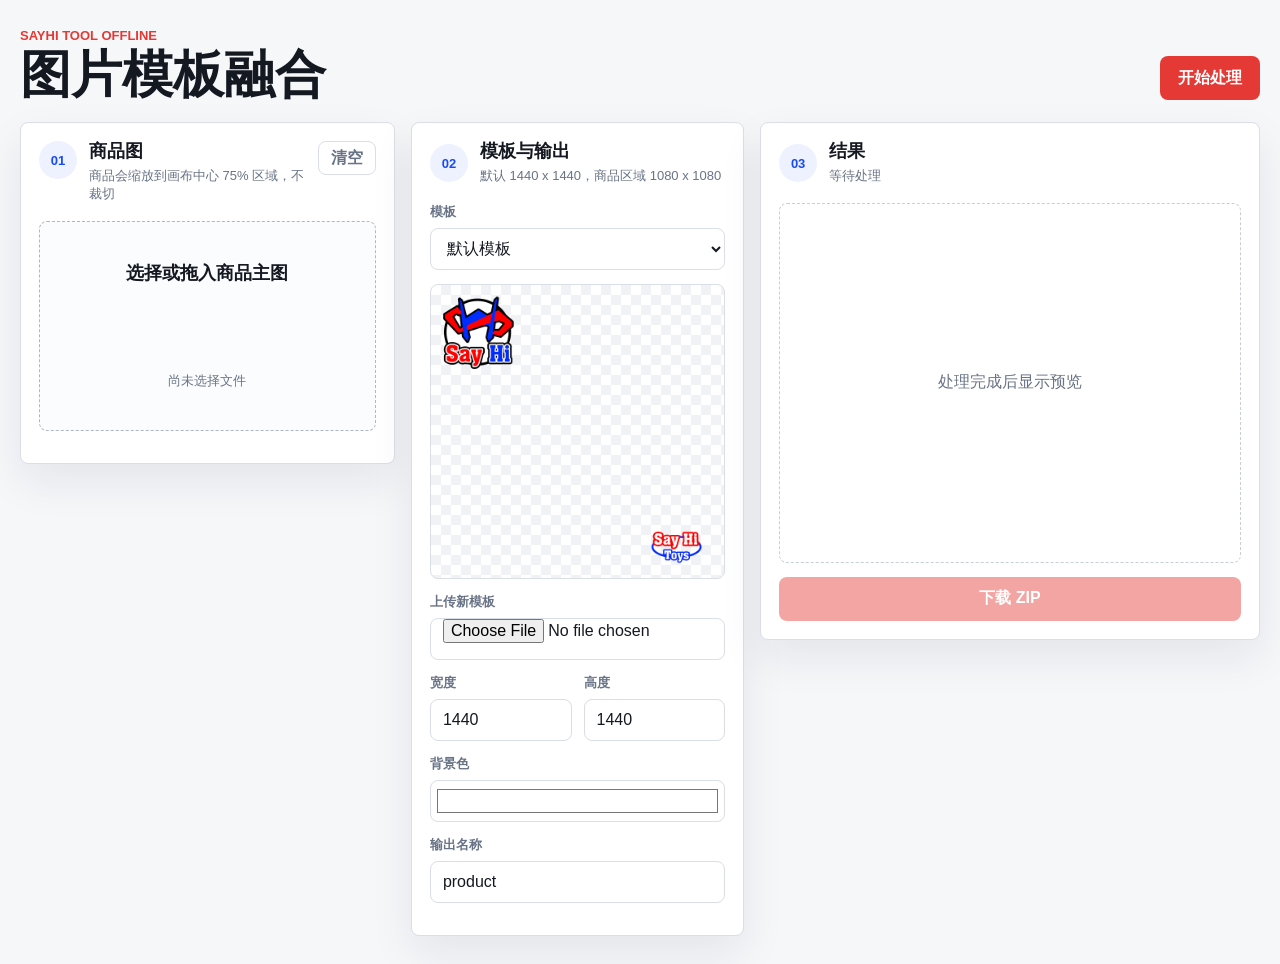
<file: standalone.html>
<!doctype html>
<html lang="zh-CN">
  <head>
    <meta charset="utf-8" />
    <meta name="viewport" content="width=device-width, initial-scale=1" />
    <title>SayHi 图片融合工具 离线版</title>
    <style>
      :root {
        --bg: #f6f7f9;
        --panel: #ffffff;
        --line: #d9dee7;
        --text: #141821;
        --muted: #697386;
        --accent: #e53935;
        --accent-dark: #b91f1c;
        --blue: #174bf6;
        --shadow: 0 18px 44px rgba(23, 31, 48, 0.08);
      }
      * { box-sizing: border-box; }
      body {
        margin: 0;
        min-height: 100vh;
        background: var(--bg);
        color: var(--text);
        font-family: Inter, "Segoe UI", "Microsoft YaHei", Arial, sans-serif;
      }
      button, input, select { font: inherit; }
      .app-shell {
        width: min(1480px, calc(100vw - 40px));
        margin: 0 auto;
        padding: 28px 0;
      }
      .topbar {
        display: flex;
        align-items: end;
        justify-content: space-between;
        gap: 20px;
        padding: 0 0 22px;
      }
      .eyebrow {
        margin: 0 0 6px;
        color: var(--accent);
        font-size: 13px;
        font-weight: 800;
        text-transform: uppercase;
      }
      h1, h2, p { margin: 0; }
      h1 {
        font-size: clamp(30px, 4vw, 52px);
        line-height: 1;
        letter-spacing: 0;
      }
      h2 { font-size: 18px; line-height: 1.2; }
      .workspace {
        display: grid;
        grid-template-columns: minmax(280px, 0.9fr) minmax(300px, 0.8fr) minmax(360px, 1.2fr);
        gap: 16px;
        align-items: start;
      }
      .panel {
        min-width: 0;
        background: var(--panel);
        border: 1px solid var(--line);
        border-radius: 8px;
        box-shadow: var(--shadow);
        padding: 18px;
      }
      .panel-head {
        display: flex;
        align-items: center;
        gap: 12px;
        margin-bottom: 18px;
      }
      .panel-head-with-action { align-items: flex-start; }
      .panel-head-with-action > div { min-width: 0; flex: 1; }
      .panel-head p {
        margin-top: 4px;
        color: var(--muted);
        font-size: 13px;
      }
      .step {
        display: inline-grid;
        place-items: center;
        width: 38px;
        height: 38px;
        border-radius: 50%;
        background: #eef2ff;
        color: var(--blue);
        font-weight: 900;
        font-size: 13px;
        flex: 0 0 auto;
      }
      .primary-button, .download-button {
        display: inline-flex;
        align-items: center;
        justify-content: center;
        min-height: 44px;
        border: 0;
        border-radius: 8px;
        background: var(--accent);
        color: #fff;
        padding: 0 18px;
        font-weight: 800;
        text-decoration: none;
        cursor: pointer;
        transition: transform 160ms ease, background 160ms ease, opacity 160ms ease;
      }
      .primary-button:hover, .download-button:hover {
        background: var(--accent-dark);
        transform: translateY(-1px);
      }
      .primary-button:disabled { opacity: 0.55; cursor: wait; transform: none; }
      .secondary-button {
        min-height: 34px;
        border: 1px solid var(--line);
        border-radius: 8px;
        background: #fff;
        color: var(--muted);
        padding: 0 12px;
        font-weight: 800;
        cursor: pointer;
      }
      .secondary-button:hover { border-color: var(--accent); background: #fff5f5; color: var(--accent); }
      .dropzone {
        display: grid;
        place-items: center;
        min-height: 210px;
        border: 1.5px dashed #aeb7c7;
        border-radius: 8px;
        background: #fbfcfe;
        cursor: pointer;
        text-align: center;
        transition: border-color 160ms ease, background 160ms ease;
      }
      .dropzone:hover, .dropzone.dragover { border-color: var(--blue); background: #f4f7ff; }
      .dropzone input {
        position: absolute;
        width: 1px;
        height: 1px;
        opacity: 0;
        pointer-events: none;
      }
      .dropzone-title {
        display: block;
        color: var(--text);
        font-size: 18px;
        font-weight: 900;
      }
      .dropzone-subtitle {
        display: block;
        margin-top: 8px;
        color: var(--muted);
        font-size: 13px;
      }
      .file-list {
        display: grid;
        gap: 8px;
        max-height: 230px;
        overflow: auto;
        margin-top: 14px;
      }
      .file-item {
        display: flex;
        align-items: center;
        gap: 8px;
        border-bottom: 1px solid #eef0f4;
        padding: 8px 0;
        color: var(--muted);
        font-size: 13px;
      }
      .product-file-item img {
        width: 54px;
        height: 54px;
        border: 1px solid var(--line);
        border-radius: 8px;
        background: #fff;
        flex: 0 0 auto;
        object-fit: contain;
      }
      .file-meta { display: grid; min-width: 0; gap: 4px; }
      .file-item strong {
        min-width: 0;
        overflow: hidden;
        color: var(--text);
        text-overflow: ellipsis;
        white-space: nowrap;
      }
      .field { display: grid; gap: 7px; margin-bottom: 14px; }
      .field span {
        color: var(--muted);
        font-size: 13px;
        font-weight: 800;
      }
      .field input, .field select {
        width: 100%;
        min-height: 42px;
        border: 1px solid var(--line);
        border-radius: 8px;
        background: #fff;
        color: var(--text);
        padding: 0 12px;
        outline: none;
      }
      .field input:focus, .field select:focus {
        border-color: var(--blue);
        box-shadow: 0 0 0 3px rgba(23, 75, 246, 0.12);
      }
      .color-field input[type="color"] { height: 42px; padding: 4px; cursor: pointer; }
      .grid-2 {
        display: grid;
        grid-template-columns: repeat(2, minmax(0, 1fr));
        gap: 12px;
      }
      .template-preview-wrap {
        display: grid;
        place-items: center;
        aspect-ratio: 1;
        margin-bottom: 14px;
        border: 1px solid var(--line);
        border-radius: 8px;
        background:
          linear-gradient(45deg, #f0f2f6 25%, transparent 25%),
          linear-gradient(-45deg, #f0f2f6 25%, transparent 25%),
          linear-gradient(45deg, transparent 75%, #f0f2f6 75%),
          linear-gradient(-45deg, transparent 75%, #f0f2f6 75%);
        background-color: #fff;
        background-position: 0 0, 0 10px, 10px -10px, -10px 0;
        background-size: 20px 20px;
        overflow: hidden;
      }
      .template-preview-wrap img {
        display: block;
        width: 100%;
        height: 100%;
        object-fit: contain;
      }
      .preview-grid {
        display: grid;
        grid-template-columns: repeat(2, minmax(0, 1fr));
        gap: 12px;
        min-height: 360px;
      }
      .preview-grid.empty {
        place-items: center;
        grid-template-columns: 1fr;
        border: 1px dashed #c7ceda;
        border-radius: 8px;
        color: var(--muted);
      }
      .preview-item { min-width: 0; margin: 0; }
      .preview-item img {
        display: block;
        width: 100%;
        aspect-ratio: 1;
        object-fit: contain;
        border: 1px solid var(--line);
        border-radius: 8px;
        background: #fff;
      }
      .filename-input {
        width: 100%;
        min-height: 36px;
        margin-top: 8px;
        border: 1px solid var(--line);
        border-radius: 8px;
        padding: 0 10px;
        color: var(--text);
        outline: none;
      }
      .filename-input:focus {
        border-color: var(--blue);
        box-shadow: 0 0 0 3px rgba(23, 75, 246, 0.12);
      }
      .download-button { width: 100%; margin-top: 14px; }
      .download-button.disabled { pointer-events: none; opacity: 0.45; }
      @media (max-width: 1120px) {
        .workspace { grid-template-columns: 1fr 1fr; }
        .result-panel { grid-column: 1 / -1; }
      }
      @media (max-width: 760px) {
        .app-shell { width: min(100% - 24px, 1480px); padding: 18px 0; }
        .topbar, .workspace, .grid-2 { grid-template-columns: 1fr; }
        .topbar { display: grid; align-items: stretch; }
        .preview-grid { grid-template-columns: 1fr; }
      }
    </style>
  </head>
  <body>
    <main class="app-shell">
      <header class="topbar">
        <div>
          <p class="eyebrow">SayHi Tool Offline</p>
          <h1>图片模板融合</h1>
        </div>
        <button id="processBtn" class="primary-button" type="button">开始处理</button>
      </header>

      <section class="workspace" aria-label="图片处理工作区">
        <form id="toolForm" class="panel upload-panel">
          <div class="panel-head panel-head-with-action">
            <span class="step">01</span>
            <div>
              <h2>商品图</h2>
              <p>商品会缩放到画布中心 75% 区域，不裁切</p>
            </div>
            <button id="clearProductsButton" class="secondary-button" type="button">清空</button>
          </div>

          <label id="dropzone" class="dropzone">
            <input id="productsInput" name="products" type="file" accept="image/png,image/jpeg,image/webp" multiple />
            <span class="dropzone-title">选择或拖入商品主图</span>
            <span id="fileCount" class="dropzone-subtitle">尚未选择文件</span>
          </label>

          <div id="fileList" class="file-list" aria-live="polite"></div>
        </form>

        <section class="panel settings-panel">
          <div class="panel-head">
            <span class="step">02</span>
            <div>
              <h2>模板与输出</h2>
              <p>默认 1440 x 1440，商品区域 1080 x 1080</p>
            </div>
          </div>

          <label class="field">
            <span>模板</span>
            <select id="templateSelect">
              <option value="default">默认模板</option>
              <option value="custom">本次上传模板</option>
            </select>
          </label>

          <div class="template-preview-wrap">
            <img id="templatePreview" alt="当前模板预览" />
          </div>

          <label class="field upload-template">
            <span>上传新模板</span>
            <input id="templateInput" type="file" accept="image/png" />
          </label>

          <div class="grid-2">
            <label class="field">
              <span>宽度</span>
              <input id="widthInput" type="number" min="64" max="5000" value="1440" />
            </label>
            <label class="field">
              <span>高度</span>
              <input id="heightInput" type="number" min="64" max="5000" value="1440" />
            </label>
          </div>

          <label class="field color-field">
            <span>背景色</span>
            <input id="backgroundColorInput" type="color" value="#ffffff" />
          </label>

          <label class="field">
            <span>输出名称</span>
            <input id="baseNameInput" type="text" value="product" maxlength="80" />
          </label>
        </section>

        <section class="panel result-panel">
          <div class="panel-head">
            <span class="step">03</span>
            <div>
              <h2>结果</h2>
              <p id="statusText">等待处理</p>
            </div>
          </div>

          <div id="previewGrid" class="preview-grid empty">
            <span>处理完成后显示预览</span>
          </div>

          <a id="downloadLink" class="download-button disabled" download>下载 ZIP</a>
        </section>
      </section>
    </main>

    <script>
      const DEFAULT_TEMPLATE_DATA_URL = "[data-uri]";
      const PRODUCT_AREA_RATIO = 0.75;

      const productsInput = document.querySelector("#productsInput");
      const templateInput = document.querySelector("#templateInput");
      const templateSelect = document.querySelector("#templateSelect");
      const templatePreview = document.querySelector("#templatePreview");
      const fileCount = document.querySelector("#fileCount");
      const fileList = document.querySelector("#fileList");
      const dropzone = document.querySelector("#dropzone");
      const clearProductsButton = document.querySelector("#clearProductsButton");
      const widthInput = document.querySelector("#widthInput");
      const heightInput = document.querySelector("#heightInput");
      const backgroundColorInput = document.querySelector("#backgroundColorInput");
      const baseNameInput = document.querySelector("#baseNameInput");
      const processBtn = document.querySelector("#processBtn");
      const statusText = document.querySelector("#statusText");
      const previewGrid = document.querySelector("#previewGrid");
      const downloadLink = document.querySelector("#downloadLink");

      let selectedProductFiles = [];
      let customTemplateFile = null;
      let currentResults = [];

      function setStatus(message) {
        statusText.textContent = message;
      }

      function formatSize(bytes) {
        if (bytes < 1024) return `${bytes} B`;
        if (bytes < 1024 * 1024) return `${(bytes / 1024).toFixed(1)} KB`;
        return `${(bytes / 1024 / 1024).toFixed(1)} MB`;
      }

      function safeStem(value, fallback = "product") {
        const stem = String(value || "").replace(/\.[^.]+$/, "").trim().replace(/[^\w.-]+/g, "_").replace(/^[._-]+|[._-]+$/g, "");
        return stem.slice(0, 80) || fallback;
      }

      function revokeObjectUrl(element) {
        if (element.dataset.objectUrl) {
          URL.revokeObjectURL(element.dataset.objectUrl);
          delete element.dataset.objectUrl;
        }
      }

      function setProductInputFiles(files) {
        const transfer = new DataTransfer();
        files.forEach((file) => transfer.items.add(file));
        productsInput.files = transfer.files;
      }

      function disableDownload() {
        downloadLink.classList.add("disabled");
        downloadLink.setAttribute("aria-disabled", "true");
      }

      function enableDownload() {
        downloadLink.classList.remove("disabled");
        downloadLink.removeAttribute("aria-disabled");
      }

      function clearResultState(message = "等待处理") {
        currentResults.forEach((item) => URL.revokeObjectURL(item.previewUrl));
        currentResults = [];
        disableDownload();
        previewGrid.className = "preview-grid empty";
        previewGrid.innerHTML = "<span>处理完成后显示预览</span>";
        setStatus(message);
      }

      function updateFileList() {
        const incomingFiles = Array.from(productsInput.files || []);
        if (!incomingFiles.length && selectedProductFiles.length) {
          setProductInputFiles(selectedProductFiles);
          return;
        }

        selectedProductFiles = incomingFiles;
        const files = selectedProductFiles;
        Array.from(fileList.querySelectorAll("img")).forEach(revokeObjectUrl);
        fileCount.textContent = files.length ? `${files.length} 个文件已选择` : "尚未选择文件";
        fileList.innerHTML = "";

        files.slice(0, 50).forEach((file) => {
          const item = document.createElement("div");
          item.className = "file-item product-file-item";

          const image = document.createElement("img");
          image.alt = file.name;
          image.src = URL.createObjectURL(file);
          image.onload = () => revokeObjectUrl(image);
          image.dataset.objectUrl = image.src;

          const meta = document.createElement("div");
          meta.className = "file-meta";
          meta.innerHTML = `<strong title="${file.name}">${file.name}</strong><span>${formatSize(file.size)}</span>`;

          item.append(image, meta);
          fileList.appendChild(item);
        });
        clearResultState(files.length ? "商品图已更新" : "等待处理");
      }

      function clearProducts() {
        Array.from(fileList.querySelectorAll("img")).forEach(revokeObjectUrl);
        selectedProductFiles = [];
        productsInput.value = "";
        fileCount.textContent = "尚未选择文件";
        fileList.innerHTML = "";
        clearResultState("已清空商品图");
      }

      function updateTemplatePreview() {
        if (templateSelect.value === "custom" && customTemplateFile) {
          const objectUrl = URL.createObjectURL(customTemplateFile);
          templatePreview.onload = () => URL.revokeObjectURL(objectUrl);
          templatePreview.src = objectUrl;
        } else {
          templatePreview.src = DEFAULT_TEMPLATE_DATA_URL;
        }
      }

      function uploadTemplate() {
        const file = templateInput.files?.[0];
        if (!file) return;
        customTemplateFile = file;
        templateSelect.value = "custom";
        updateTemplatePreview();
        clearResultState("模板已更新");
      }

      function validateForm() {
        const files = Array.from(productsInput.files || []);
        if (!files.length && selectedProductFiles.length) {
          setProductInputFiles(selectedProductFiles);
          return validateForm();
        }
        if (!files.length) throw new Error("请先选择商品主图");
        const width = Number(widthInput.value);
        const height = Number(heightInput.value);
        if (!Number.isInteger(width) || !Number.isInteger(height) || width < 64 || height < 64 || width > 5000 || height > 5000) {
          throw new Error("输出宽高需要在 64 到 5000 之间");
        }
        return { files, width, height };
      }

      function loadImage(source) {
        return new Promise((resolve, reject) => {
          const image = new Image();
          image.onload = () => resolve(image);
          image.onerror = () => reject(new Error("图片读取失败"));
          image.src = source instanceof Blob ? URL.createObjectURL(source) : source;
          if (source instanceof Blob) {
            image.dataset.objectUrl = image.src;
          }
        });
      }

      async function getTemplateImage() {
        const source = templateSelect.value === "custom" && customTemplateFile ? customTemplateFile : DEFAULT_TEMPLATE_DATA_URL;
        const image = await loadImage(source);
        if (image.dataset.objectUrl) URL.revokeObjectURL(image.dataset.objectUrl);
        return image;
      }

      async function composeImage(productFile, templateImage, width, height, backgroundColor) {
        const productImage = await loadImage(productFile);
        const canvas = document.createElement("canvas");
        canvas.width = width;
        canvas.height = height;
        const context = canvas.getContext("2d");
        context.fillStyle = backgroundColor;
        context.fillRect(0, 0, width, height);

        const areaWidth = Math.round(width * PRODUCT_AREA_RATIO);
        const areaHeight = Math.round(height * PRODUCT_AREA_RATIO);
        const scale = Math.min(areaWidth / productImage.naturalWidth, areaHeight / productImage.naturalHeight);
        const drawWidth = Math.round(productImage.naturalWidth * scale);
        const drawHeight = Math.round(productImage.naturalHeight * scale);
        const productX = Math.round((width - drawWidth) / 2);
        const productY = Math.round((height - drawHeight) / 2);

        context.drawImage(productImage, productX, productY, drawWidth, drawHeight);
        context.drawImage(templateImage, 0, 0, width, height);

        if (productImage.dataset.objectUrl) URL.revokeObjectURL(productImage.dataset.objectUrl);
        return new Promise((resolve) => canvas.toBlob(resolve, "image/png"));
      }

      function renderResultPreviews(results) {
        previewGrid.className = "preview-grid";
        previewGrid.innerHTML = "";
        results.forEach((result) => {
          const item = document.createElement("figure");
          item.className = "preview-item";

          const image = document.createElement("img");
          image.src = result.previewUrl;
          image.alt = result.filename;

          const input = document.createElement("input");
          input.className = "filename-input";
          input.type = "text";
          input.value = result.filename.replace(/\.png$/i, "");
          input.setAttribute("aria-label", `${result.filename} 的输出文件名`);

          item.append(image, input);
          previewGrid.appendChild(item);
        });
      }

      function getEditedOutputNames() {
        return Array.from(document.querySelectorAll(".filename-input")).map((input, index) => {
          const stem = safeStem(input.value, `product_${String(index + 1).padStart(3, "0")}`);
          return `${stem}.png`;
        });
      }

      async function processImages() {
        try {
          const { files, width, height } = validateForm();
          processBtn.disabled = true;
          clearResultState("正在生成图片");
          previewGrid.className = "preview-grid empty";
          previewGrid.innerHTML = "<span>处理中</span>";

          const templateImage = await getTemplateImage();
          const baseName = safeStem(baseNameInput.value, "product");
          const nextResults = [];
          for (let index = 0; index < files.length; index += 1) {
            const blob = await composeImage(files[index], templateImage, width, height, backgroundColorInput.value || "#ffffff");
            const filename = `${baseName}_${String(index + 1).padStart(3, "0")}.png`;
            nextResults.push({ filename, blob, previewUrl: URL.createObjectURL(blob) });
          }

          currentResults = nextResults;
          renderResultPreviews(currentResults);
          enableDownload();
          setStatus(`已生成 ${currentResults.length} 张图片，可编辑文件名后下载`);
        } catch (error) {
          previewGrid.className = "preview-grid empty";
          previewGrid.innerHTML = `<span>${error.message}</span>`;
          setStatus("处理失败");
        } finally {
          processBtn.disabled = false;
        }
      }

      function makeUniqueFilenames(names) {
        const used = new Set();
        return names.map((name, index) => {
          const stem = safeStem(name, `product_${String(index + 1).padStart(3, "0")}`);
          let candidate = `${stem}.png`;
          let suffix = 2;
          while (used.has(candidate.toLowerCase())) {
            candidate = `${stem}_${suffix}.png`;
            suffix += 1;
          }
          used.add(candidate.toLowerCase());
          return candidate;
        });
      }

      function crc32(bytes) {
        let crc = -1;
        for (let index = 0; index < bytes.length; index += 1) {
          crc = (crc >>> 8) ^ CRC_TABLE[(crc ^ bytes[index]) & 0xff];
        }
        return (crc ^ -1) >>> 0;
      }

      function writeUint16(output, value) {
        output.push(value & 0xff, (value >>> 8) & 0xff);
      }

      function writeUint32(output, value) {
        output.push(value & 0xff, (value >>> 8) & 0xff, (value >>> 16) & 0xff, (value >>> 24) & 0xff);
      }

      function datePartsForZip(date = new Date()) {
        const time = (date.getHours() << 11) | (date.getMinutes() << 5) | Math.floor(date.getSeconds() / 2);
        const day = date.getDate();
        const month = date.getMonth() + 1;
        const year = Math.max(date.getFullYear() - 1980, 0);
        const zipDate = (year << 9) | (month << 5) | day;
        return { time, date: zipDate };
      }

      async function createZip(files) {
        const encoder = new TextEncoder();
        const localParts = [];
        const centralParts = [];
        let offset = 0;
        const { time, date } = datePartsForZip();

        for (const file of files) {
          const data = new Uint8Array(await file.blob.arrayBuffer());
          const name = encoder.encode(file.name);
          const crc = crc32(data);

          const local = [];
          writeUint32(local, 0x04034b50);
          writeUint16(local, 20);
          writeUint16(local, 0x0800);
          writeUint16(local, 0);
          writeUint16(local, time);
          writeUint16(local, date);
          writeUint32(local, crc);
          writeUint32(local, data.length);
          writeUint32(local, data.length);
          writeUint16(local, name.length);
          writeUint16(local, 0);
          localParts.push(new Uint8Array(local), name, data);

          const central = [];
          writeUint32(central, 0x02014b50);
          writeUint16(central, 20);
          writeUint16(central, 20);
          writeUint16(central, 0x0800);
          writeUint16(central, 0);
          writeUint16(central, time);
          writeUint16(central, date);
          writeUint32(central, crc);
          writeUint32(central, data.length);
          writeUint32(central, data.length);
          writeUint16(central, name.length);
          writeUint16(central, 0);
          writeUint16(central, 0);
          writeUint16(central, 0);
          writeUint16(central, 0);
          writeUint32(central, 0);
          writeUint32(central, offset);
          centralParts.push(new Uint8Array(central), name);

          offset += local.length + name.length + data.length;
        }

        const centralSize = centralParts.reduce((sum, part) => sum + part.length, 0);
        const end = [];
        writeUint32(end, 0x06054b50);
        writeUint16(end, 0);
        writeUint16(end, 0);
        writeUint16(end, files.length);
        writeUint16(end, files.length);
        writeUint32(end, centralSize);
        writeUint32(end, offset);
        writeUint16(end, 0);

        return new Blob([...localParts, ...centralParts, new Uint8Array(end)], { type: "application/zip" });
      }

      async function downloadEditedZip(event) {
        event.preventDefault();
        if (downloadLink.classList.contains("disabled") || !currentResults.length) return;

        try {
          disableDownload();
          setStatus("正在打包下载");
          const names = makeUniqueFilenames(getEditedOutputNames());
          const zipBlob = await createZip(currentResults.map((result, index) => ({ name: names[index], blob: result.blob })));
          const objectUrl = URL.createObjectURL(zipBlob);
          const temporaryLink = document.createElement("a");
          temporaryLink.href = objectUrl;
          temporaryLink.download = `${safeStem(baseNameInput.value, "product")}.zip`;
          document.body.appendChild(temporaryLink);
          temporaryLink.click();
          temporaryLink.remove();
          URL.revokeObjectURL(objectUrl);
          setStatus("ZIP 已下载");
        } catch (error) {
          setStatus(error.message);
        } finally {
          enableDownload();
        }
      }

      const CRC_TABLE = (() => {
        const table = new Uint32Array(256);
        for (let index = 0; index < 256; index += 1) {
          let c = index;
          for (let bit = 0; bit < 8; bit += 1) {
            c = c & 1 ? 0xedb88320 ^ (c >>> 1) : c >>> 1;
          }
          table[index] = c >>> 0;
        }
        return table;
      })();

      productsInput.addEventListener("change", updateFileList);
      clearProductsButton.addEventListener("click", clearProducts);
      templateSelect.addEventListener("change", updateTemplatePreview);
      templateInput.addEventListener("change", uploadTemplate);
      processBtn.addEventListener("click", processImages);
      downloadLink.addEventListener("click", downloadEditedZip);

      dropzone.addEventListener("dragover", (event) => {
        event.preventDefault();
        dropzone.classList.add("dragover");
      });

      dropzone.addEventListener("dragleave", () => {
        dropzone.classList.remove("dragover");
      });

      dropzone.addEventListener("drop", (event) => {
        event.preventDefault();
        dropzone.classList.remove("dragover");
        if (event.dataTransfer?.files?.length) {
          productsInput.files = event.dataTransfer.files;
          updateFileList();
        }
      });

      updateTemplatePreview();
    </script>
  </body>
</html>
</file>
